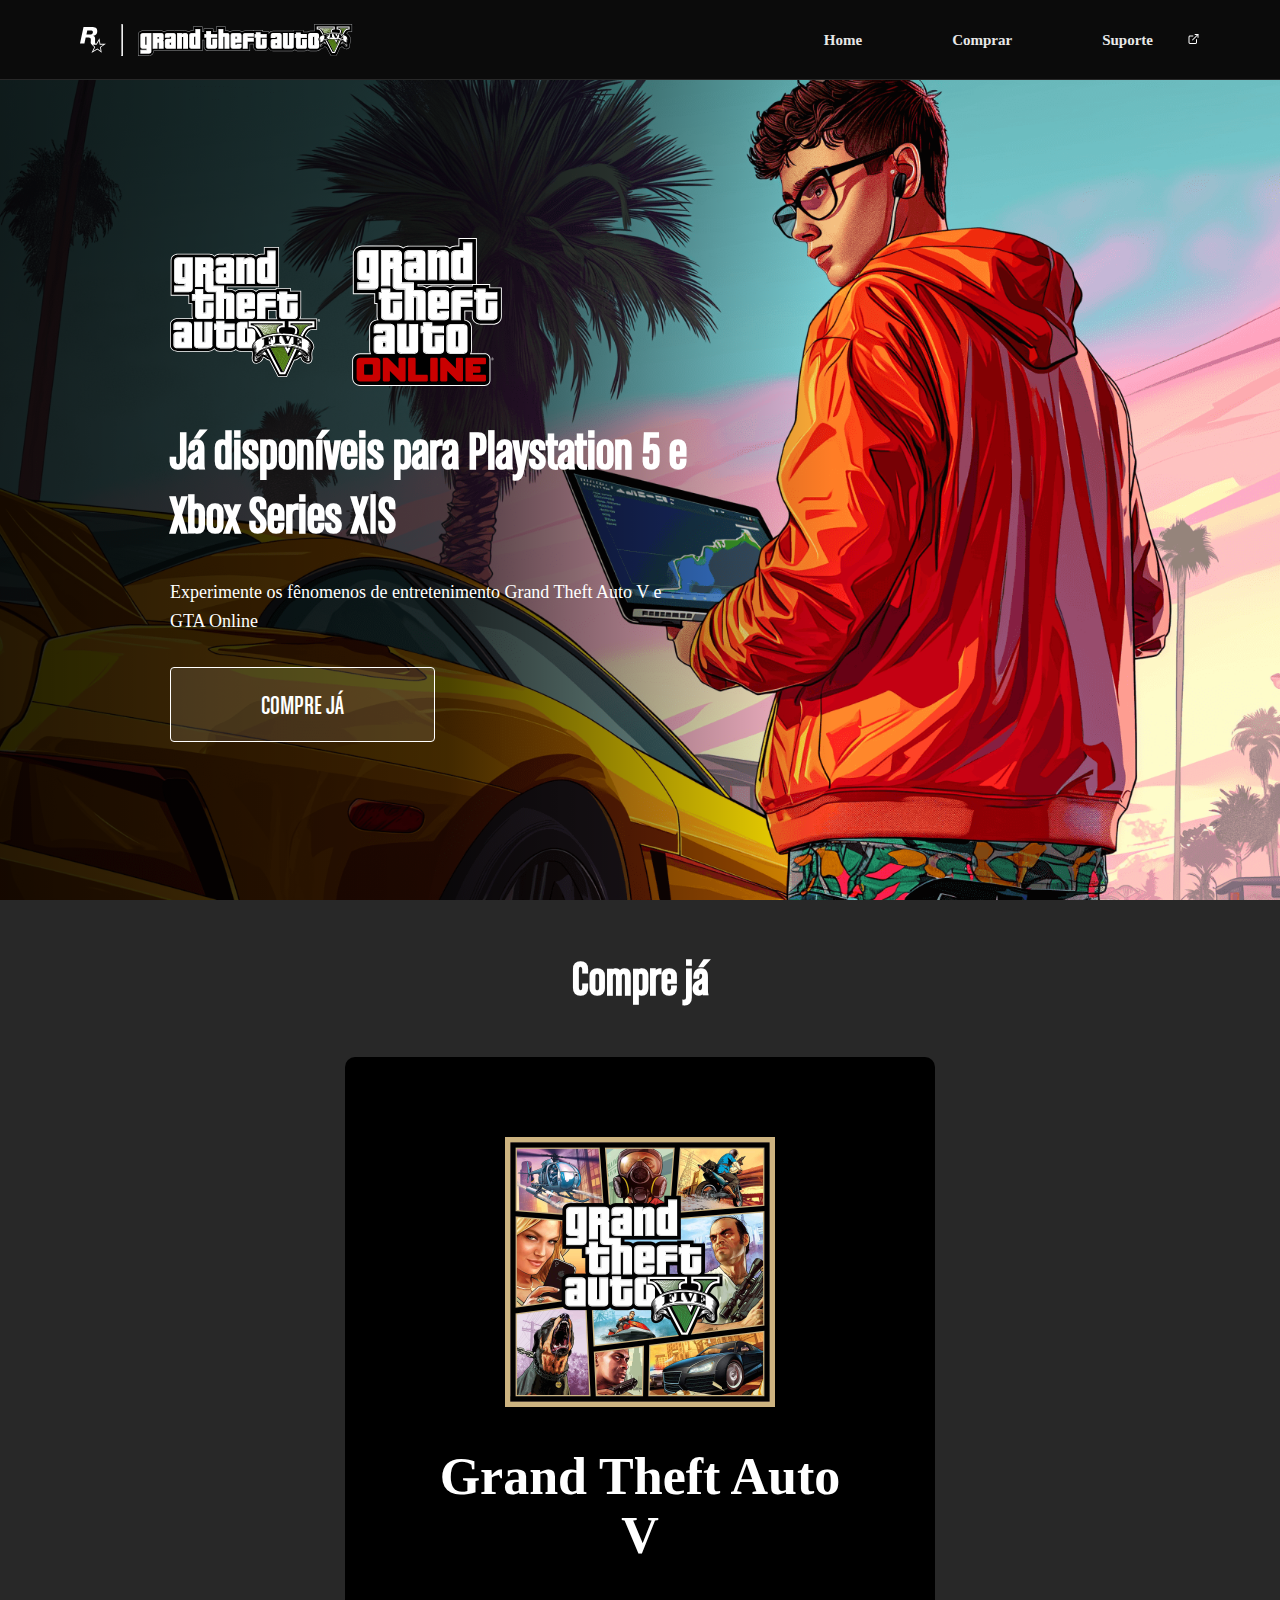
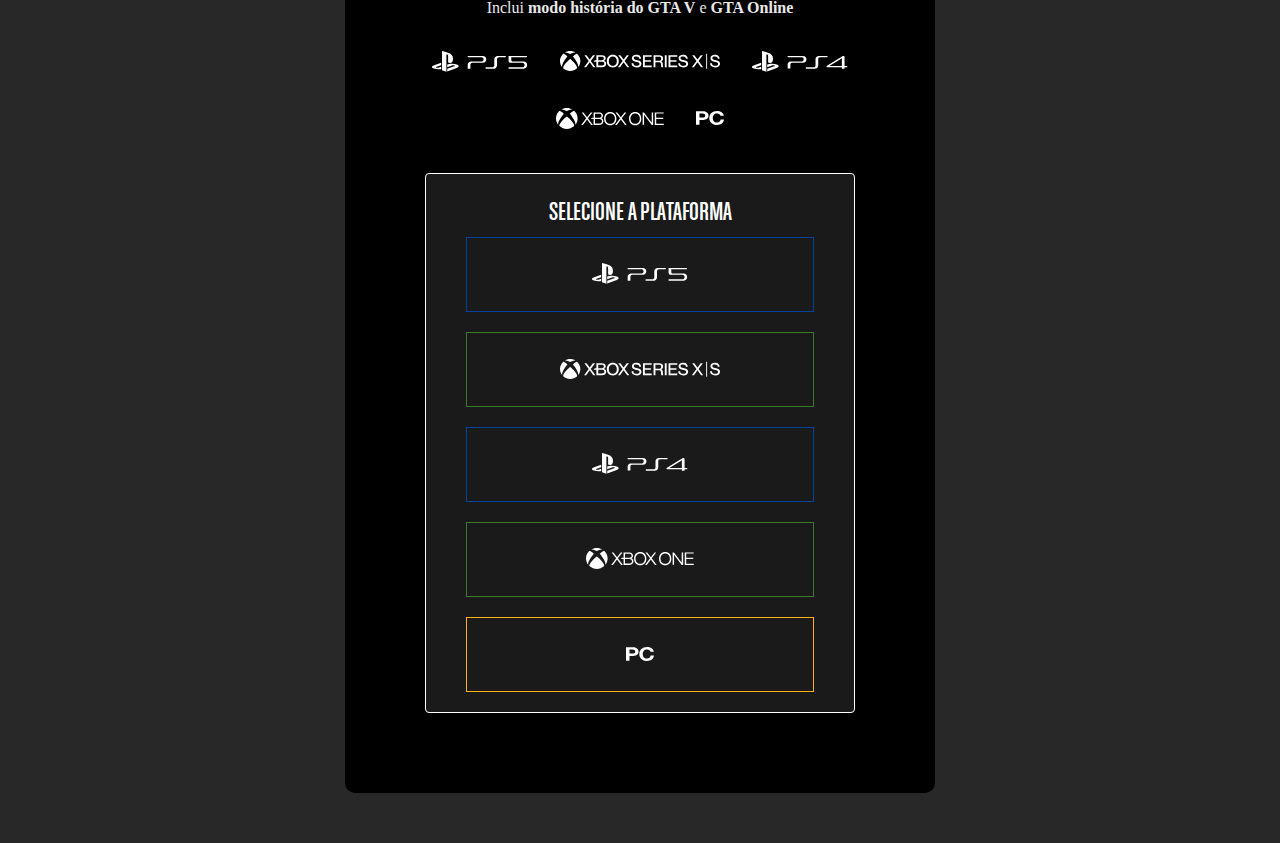
<file: index.html>
<!DOCTYPE html>
<html lang="pt-BR">

<head>
    <meta charset="UTF-8">
    <meta name="viewport" content="width=device-width, initial-scale=1.0">
    <title>Tava entediado - Landing Page GTA</title>
    <link rel="shortcut icon" href="src/imagens/favicon.png" type="image/x-icon" />
    <link href="https://fonts.cdnfonts.com/css/chalet" rel="stylesheet">

    <link rel="stylesheet" href="./src/css/reset.css">
    <link rel="stylesheet" href="./src/css/estilos.css">
    <link rel="stylesheet" href="./src/css/fonte.css">
    <link rel="stylesheet" href="./src/css/responsivo.css">
</head>

<body>
    <header class="cabecalho">
        <div class="logo">
            <img src="./src/imagens/logo-rockstar.svg" alt="Logo Rockstar Games">
            <hr>
            <img src="./src/imagens/logo-gta.svg" alt="Logo GTA V">
        </div>
        <nav>
            <ul class="menu">
                <li>
                    <a href="#home">Home</a>
                </li>
                <li>
                    <a href="#comprar">Comprar</a>
                <li>
                    <a href="https:/support.rockstargames.com/categories/200013306" target="_blank">Suporte</a>
                    <img src="./src/imagens/icone-link.svg" alt="Icone de link de suporte">
                </li>
                </li>
            </ul>
        </nav>
    </header>
    <main class="home" id="home">
        <img class="imagem-fundo" src="./src/imagens/bg-main.png"
            alt="Rapaz de moletom laranja ao lados de um carro esportivo amarelo ">

        <div class="informacoes">
            <div class="lista-de-jogos">
                <img src="./src/imagens/logo-gta-v.svg" alt="Logo GTA V">
                <img src="./src/imagens/logo-gta-online.svg" alt="Logo GTA Online">
            </div>
            <h1 class="titulo">Já disponíveis para Playstation 5 e Xbox Series X|S</h1>
            <p class="texto">
                Experimente os fênomenos de entretenimento Grand Theft Auto V e GTA Online
            </p>

            <a class="btn-comprar" href="#comprar">Compre já</a>
        </div>
    </main>
    <section class="compre-ja" id="comprar">
    <h2 class="titulo">Compre já</h2>
    <div class="cartao">
        <img class="capa-do-jogo" src="./src/imagens/gta5.jpg" alt="Capa do jogo GTA V">

        <div class="informacoes">
            <h3>Grand Theft Auto V</h3>
            <p>
                Inclui <strong>modo história do GTA V</strong> e <strong>GTA Online</strong>
            </p>
            <ul class="plataformas">
                <li>
                    <img src="./src/imagens/logo-ps5.svg" alt="Logo Playstation 5">
                </li>
                <li>
                    <img src="./src/imagens/logo-xbox-series-s.svg" alt="Logo Xbox Series X|S">
                </li>
                <li>
                    <img src="./src/imagens/logo-ps4.svg" alt="Logo Playstation 4">
                </li>
                <li>
                    <img src="./src/imagens/logo-xbox-one.svg" alt="Logo Xbox One">
                </li>
                <li>
                    <img src="./src/imagens/logo-pc.svg" alt="Logo PC">
                </li>
            </ul>
        </div>
        <button class="btn-plataforma">
            Selecione a plataforma

            <ul class="plataformas ativo">
                <li>
                    <img src="./src/imagens/logo-ps5.svg" alt="Logo Playstation 5">
                </li>
                <li>
                    <img src="./src/imagens/logo-xbox-series-s.svg" alt="Logo Xbox Series X|S">
                </li>
                <li>
                    <img src="./src/imagens/logo-ps4.svg" alt="Logo Playstation 4">
                </li>
                <li>
                    <img src="./src/imagens/logo-xbox-one.svg" alt="Logo Xbox One">
                </li>
                <li>
                    <img src="./src/imagens/logo-pc.svg" alt="Logo PC">
                </li>
            </ul>
        </button>
    </div>
<script src="./src/js/index.js"></script>
</body>

</html>
</file>
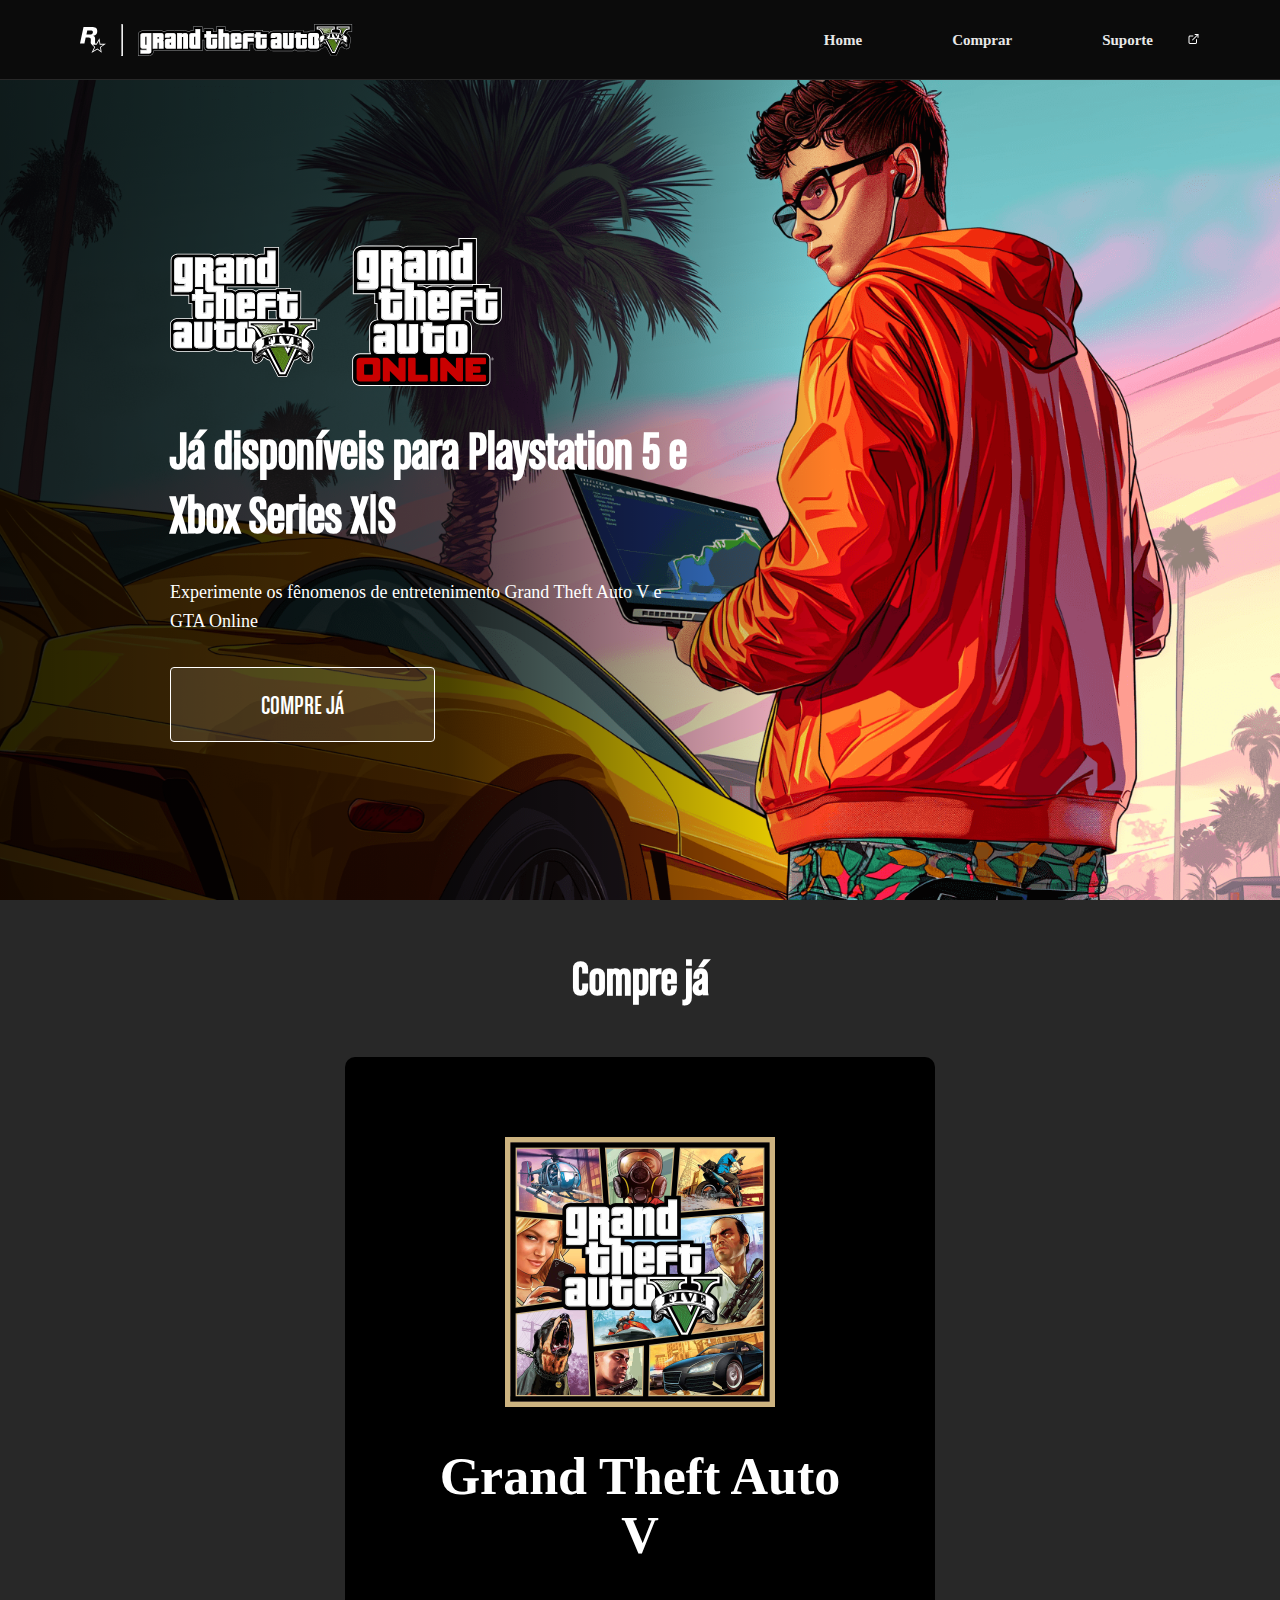
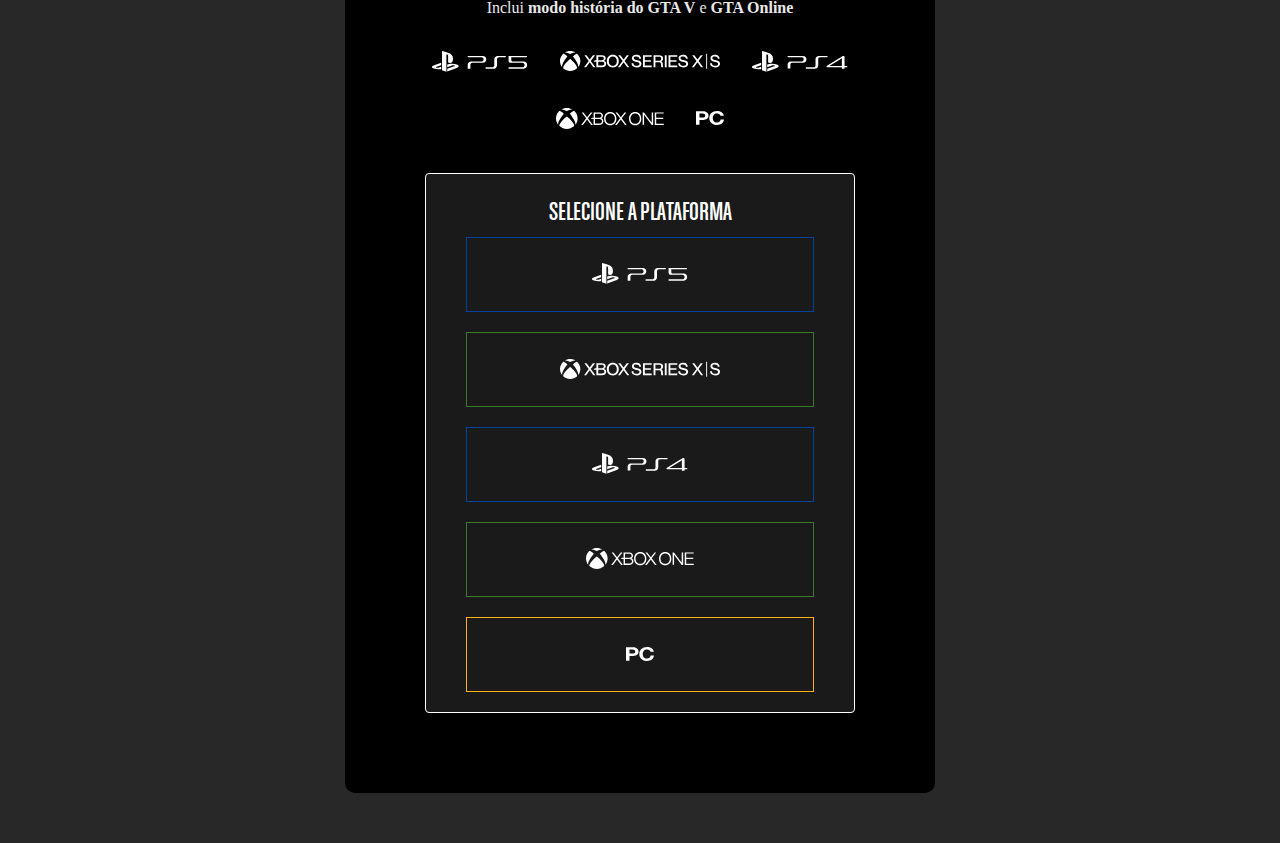
<file: Tava_entediado.html>
<!DOCTYPE html>
<html lang="pt-BR">

<head>
    <meta charset="UTF-8">
    <meta name="viewport" content="width=device-width, initial-scale=1.0">
    <title>Tava entediado - Landing Page GTA</title>
    <link rel="shortcut icon" href="src/imagens/favicon.png" type="image/x-icon" />
    <link href="https://fonts.cdnfonts.com/css/chalet" rel="stylesheet">

    <link rel="stylesheet" href="./src/css/reset.css">
    <link rel="stylesheet" href="./src/css/estilos.css">
    <link rel="stylesheet" href="./src/css/fonte.css">
    <link rel="stylesheet" href="./src/css/responsivo.css">
</head>

<body>
    <header class="cabecalho">
        <div class="logo">
            <img src="./src/imagens/logo-rockstar.svg" alt="Logo Rockstar Games">
            <hr>
            <img src="./src/imagens/logo-gta.svg" alt="Logo GTA V">
        </div>
        <nav>
            <ul class="menu">
                <li>
                    <a href="#home">Home</a>
                </li>
                <li>
                    <a href="#comprar">Comprar</a>
                <li>
                    <a href="https:/support.rockstargames.com/categories/200013306" target="_blank">Suporte</a>
                    <img src="./src/imagens/icone-link.svg" alt="Icone de link de suporte">
                </li>
                </li>
            </ul>
        </nav>
    </header>
    <main class="home" id="home">
        <img class="imagem-fundo" src="./src/imagens/bg-main.png"
            alt="Rapaz de moletom laranja ao lados de um carro esportivo amarelo ">

        <div class="informacoes">
            <div class="lista-de-jogos">
                <img src="./src/imagens/logo-gta-v.svg" alt="Logo GTA V">
                <img src="./src/imagens/logo-gta-online.svg" alt="Logo GTA Online">
            </div>
            <h1 class="titulo">Já disponíveis para Playstation 5 e Xbox Series X|S</h1>
            <p class="texto">
                Experimente os fênomenos de entretenimento Grand Theft Auto V e GTA Online
            </p>

            <a class="btn-comprar" href="#comprar">Compre já</a>
        </div>
    </main>
    <section class="compre-ja" id="comprar">
    <h2 class="titulo">Compre já</h2>
    <div class="cartao">
        <img class="capa-do-jogo" src="./src/imagens/gta5.jpg" alt="Capa do jogo GTA V">

        <div class="informacoes">
            <h3>Grand Theft Auto V</h3>
            <p>
                Inclui <strong>modo história do GTA V</strong> e <strong>GTA Online</strong>
            </p>
            <ul class="plataformas">
                <li>
                    <img src="./src/imagens/logo-ps5.svg" alt="Logo Playstation 5">
                </li>
                <li>
                    <img src="./src/imagens/logo-xbox-series-s.svg" alt="Logo Xbox Series X|S">
                </li>
                <li>
                    <img src="./src/imagens/logo-ps4.svg" alt="Logo Playstation 4">
                </li>
                <li>
                    <img src="./src/imagens/logo-xbox-one.svg" alt="Logo Xbox One">
                </li>
                <li>
                    <img src="./src/imagens/logo-pc.svg" alt="Logo PC">
                </li>
            </ul>
        </div>
        <button class="btn-plataforma">
            Selecione a plataforma

            <ul class="plataformas ativo">
                <li>
                    <img src="./src/imagens/logo-ps5.svg" alt="Logo Playstation 5">
                </li>
                <li>
                    <img src="./src/imagens/logo-xbox-series-s.svg" alt="Logo Xbox Series X|S">
                </li>
                <li>
                    <img src="./src/imagens/logo-ps4.svg" alt="Logo Playstation 4">
                </li>
                <li>
                    <img src="./src/imagens/logo-xbox-one.svg" alt="Logo Xbox One">
                </li>
                <li>
                    <img src="./src/imagens/logo-pc.svg" alt="Logo PC">
                </li>
            </ul>
        </button>
    </div>
<script src="./src/js/index.js"></script>
</body>

</html>
</file>
<file: src/css/estilos.css>
body{
    background-color: #282828;
    color: #fff;
}

.cabecalho{
    height: 80px;
    background-color: #0b0b0b;
    display: flex;
    justify-content: space-between;
    align-items: center;
    padding: 0 80px;
    border-bottom: 1px solid #282828;
}

.cabecalho .logo{
    display: flex;
    gap: 15px;
}

.cabecalho .menu{
    display: flex;
    gap: 30px;
}

.cabecalho .menu li a{
   padding: 30px;
   color: #e8e8e8;
   font-weight: bolder;
   font-size: 15px;
   font-family: 'Chalet';
}

.cabecalho .menu li a:hover{
    border-bottom: 2px solid #fff;
}

.home{
    background-color: aqua;
    display: flex;
    position: relative;
    min-height: calc(100vh - 80px);
}

.home::after{
    content: '';
    position: absolute;
    height: 100%;
    width: 100%;
    background: linear-gradient(90deg, rgba(0,0,0, .85),rgba(0,0,0, .7) 35%, transparent 65%);
}

.home .imagem-fundo{
    width: 100%;
    object-fit: cover;
}

.home .informacoes{
    position: absolute;
    z-index: 1;
    min-height: calc(100vh - 80px);
    display: flex;
    flex-direction: column;
    justify-content: center;
    gap: 32px;
    padding: 80px 80px 80px 170px;
    max-width: 780px;
}

.home .informacoes img{
    max-width: 150px;
}

.home .informacoes .lista-de-jogos{
    display: flex;
    gap: 32px;
}

.home .informacoes .titulo{
    font-family: 'ChaletComprime';
    font-size: 55px;
}

.home .informacoes .texto{
    font-family: 'Chalet';
    font-size: 18px;
    line-height: 1.6;
}

.btn-comprar, .btn-plataforma{
    background-color: rgba(255, 255, 255, .1);
    border: 0.5px solid #fff;
    border-radius: 4px;
    font-family: 'ChaletComprime';
    font-size: 28px;
    text-align: center;
    padding: 20px 40px;
    text-transform: uppercase;
    width: 50%;
    transition: all .3s ease-in;
}

.btn-plataforma{
    color: #fff;
    width: 100%;
    cursor: pointer;
}

.btn-comprar:hover{
    background-color: #fff;
    color: #000;
}

.compre-ja .capa-do-jogo{
    width: 270px;
}

.compre-ja{
    display: flex;
    flex-direction: column;
    text-align: center;
    padding: 50px;
    align-items: center;
}

.compre-ja .titulo{
    font-family: 'ChaletComprime';
    font-size: 50px;
    font-weight: 700;
    margin-bottom: 50px;
}

.compre-ja .cartao{
    display: flex;
    flex-direction: column;
    align-items: center;
    background-color: #000;
    width: 50%;
    border-radius: 10px;
    padding: 80px;
    gap: 40px;
}

.compre-ja .informacoes{
    display: flex;
    flex-direction: column;
    gap: 30px;
}

.compre-ja .informacoes h3{
    font-family: 'ChalentComprime';
    font-size: 52px;
    font-weight: 700;
}

.compre-ja .informacoes p{
    color: #e8e8e8;
    font-family: 'Chalet';
    font-size: 16px;
    line-height: 1.6;
}

.compre-ja .informacoes .plataformas{
    display: flex;
    flex-wrap: wrap;
    gap: 32px;
    justify-content: center;
}

.compre-ja .btn-plataforma .plataformas{
    margin-top: 10px;
    display: flex;
    flex-direction: column;
    gap: 20px;
    transition: all .3s ease-in;
    display: none;
    opacity: 0;
}

.compre-ja .btn-plataforma .plataformas.ativo{
    display: flex;
    opacity: 1;
}

.compre-ja .btn-plataforma .plataformas li{
    padding: 20px;
}

.compre-ja .btn-plataforma .plataformas li:nth-child(1){
    border: 1px solid #00439c;
}

.compre-ja .btn-plataforma .plataformas li:nth-child(1):hover{
    background-color: #00439c;
}

.compre-ja .btn-plataforma .plataformas li:nth-child(2){
    border: 1px solid #387a26;
}

.compre-ja .btn-plataforma .plataformas li:nth-child(2):hover{
    background-color: #387a26;
}

.compre-ja .btn-plataforma .plataformas li:nth-child(3){
    border: 1px solid #00439c;
}

.compre-ja .btn-plataforma .plataformas li:nth-child(3):hover{
    background-color: #00439c;
}

.compre-ja .btn-plataforma .plataformas li:nth-child(4){
    border: 1px solid #387a26;
}

.compre-ja .btn-plataforma .plataformas li:nth-child(4):hover{
    background-color: #387a26;
}

.compre-ja .btn-plataforma .plataformas li:nth-child(5){
    border: 1px solid #fcaf17;
}

.compre-ja .btn-plataforma .plataformas li:nth-child(5):hover{
    background-color: #fcaf17;
}
</file>
<file: src/css/fonte.css>
@font-face {
    font-family: "ChaletComprime";
    src: url("../fontes/ChaletComprime.ttf");
}
</file>
<file: src/css/responsivo.css>
@media (max-width: 1024px){
    .cabecalho{
        justify-content: center;
        flex-direction: column;
        padding: 50px 0;
        gap: 15px;
    }

    .cabecalho .menu li a{
        padding: 15px;
    }

    .home .informacoes{
        padding: 30px;
    }

    .home .informacoes img{
        max-width: 100px;
    }

    .home .informacoes .titulo{
        font-size: 40px;
    }

    .compre-ja .cartao{
        width: 70%;
    }
}

@media (max-width: 768px){
    .compre-ja{
        padding: 30px;
    }

    .compre-ja .cartao{
        padding: 80px 20px;
        width: 100%;
    }

    .compre-ja .informacoes h3{
        font-size: 35px;
    }

    .compre-ja .informacoes .plataformas{
        flex-direction: column;
    }

    .btn-plataforma{
        margin-top: 15px;
        padding: 15px;
    }

    .btn-comprar{
        width: 100%;
    }
}

@media (max-width: 420px){
    main::after{
        background: linear-gradient(90deg, rgba(0,0,0,0.85), rgba(0,0,0,0.4)100%, transparent 65%)
    }

    .compre-ja .cartao .capa-do-jogo{
        max-width: 80%;
    }
}
</file>
